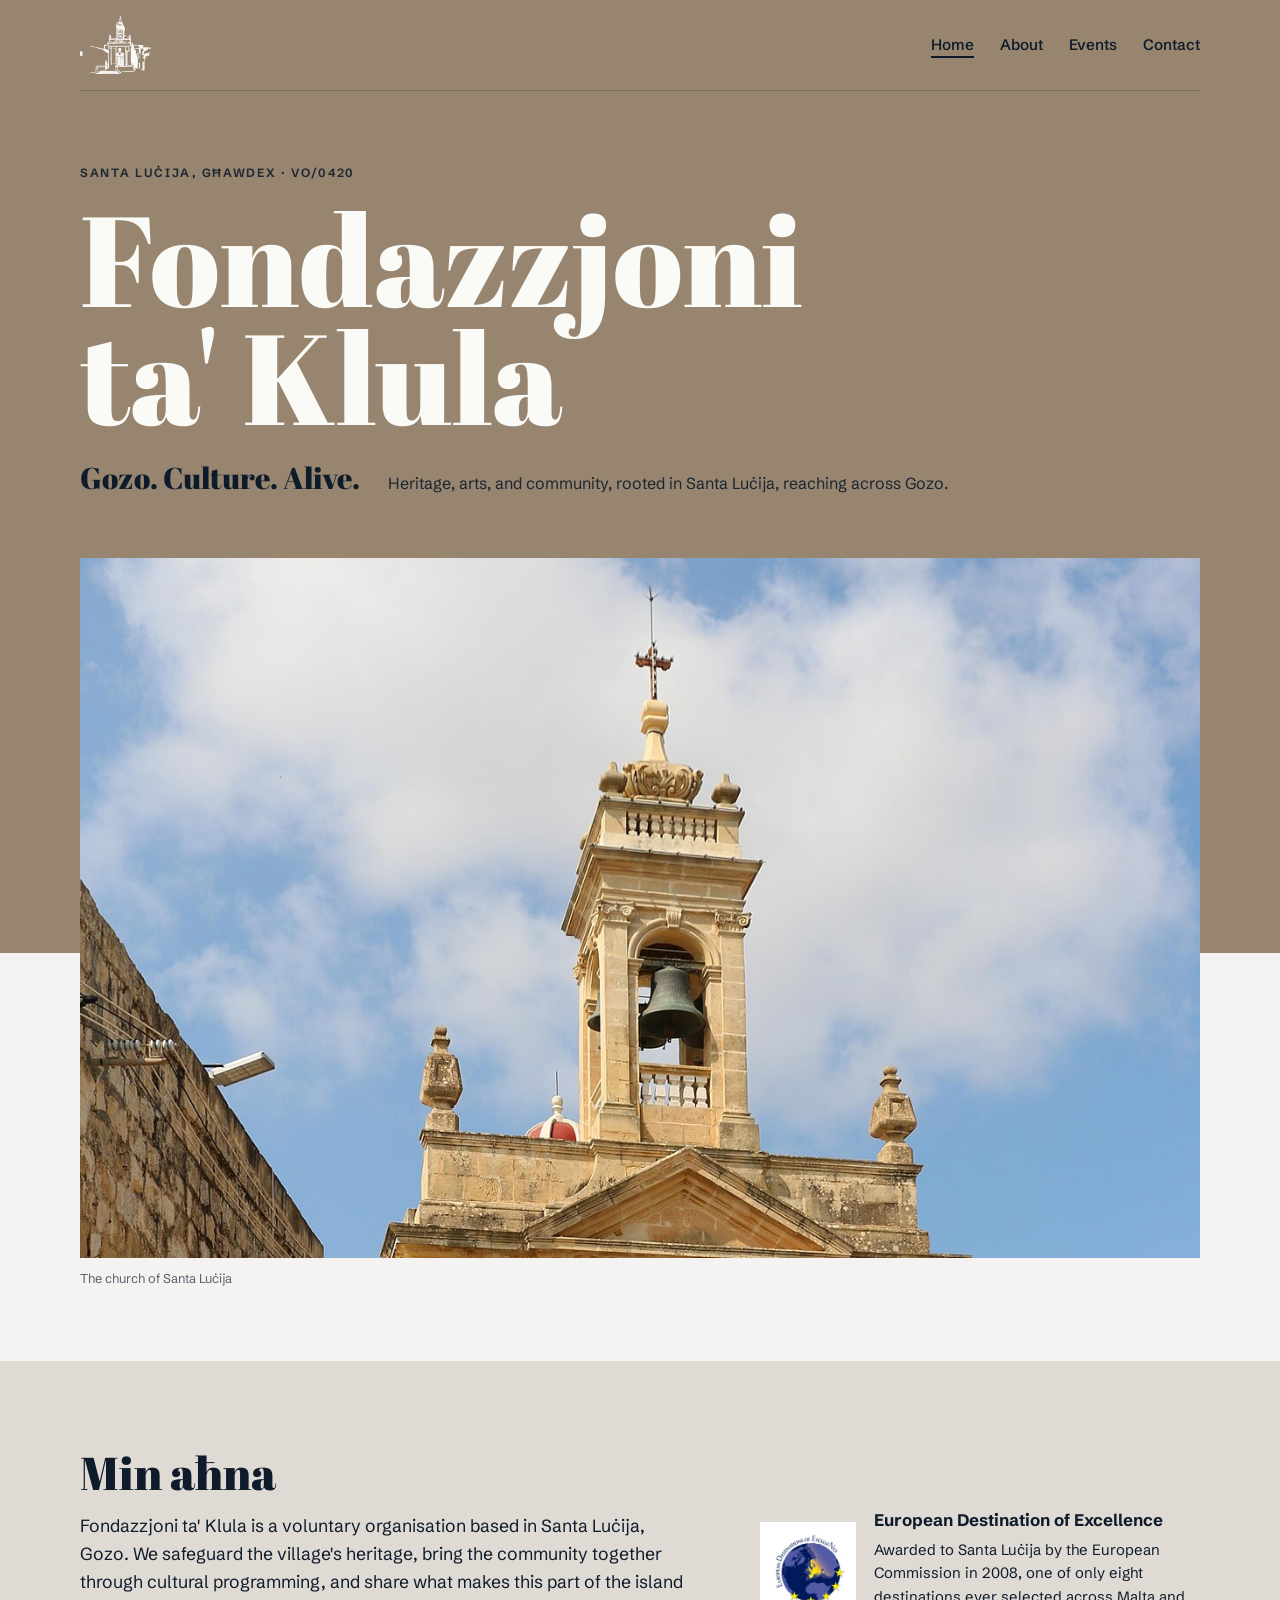
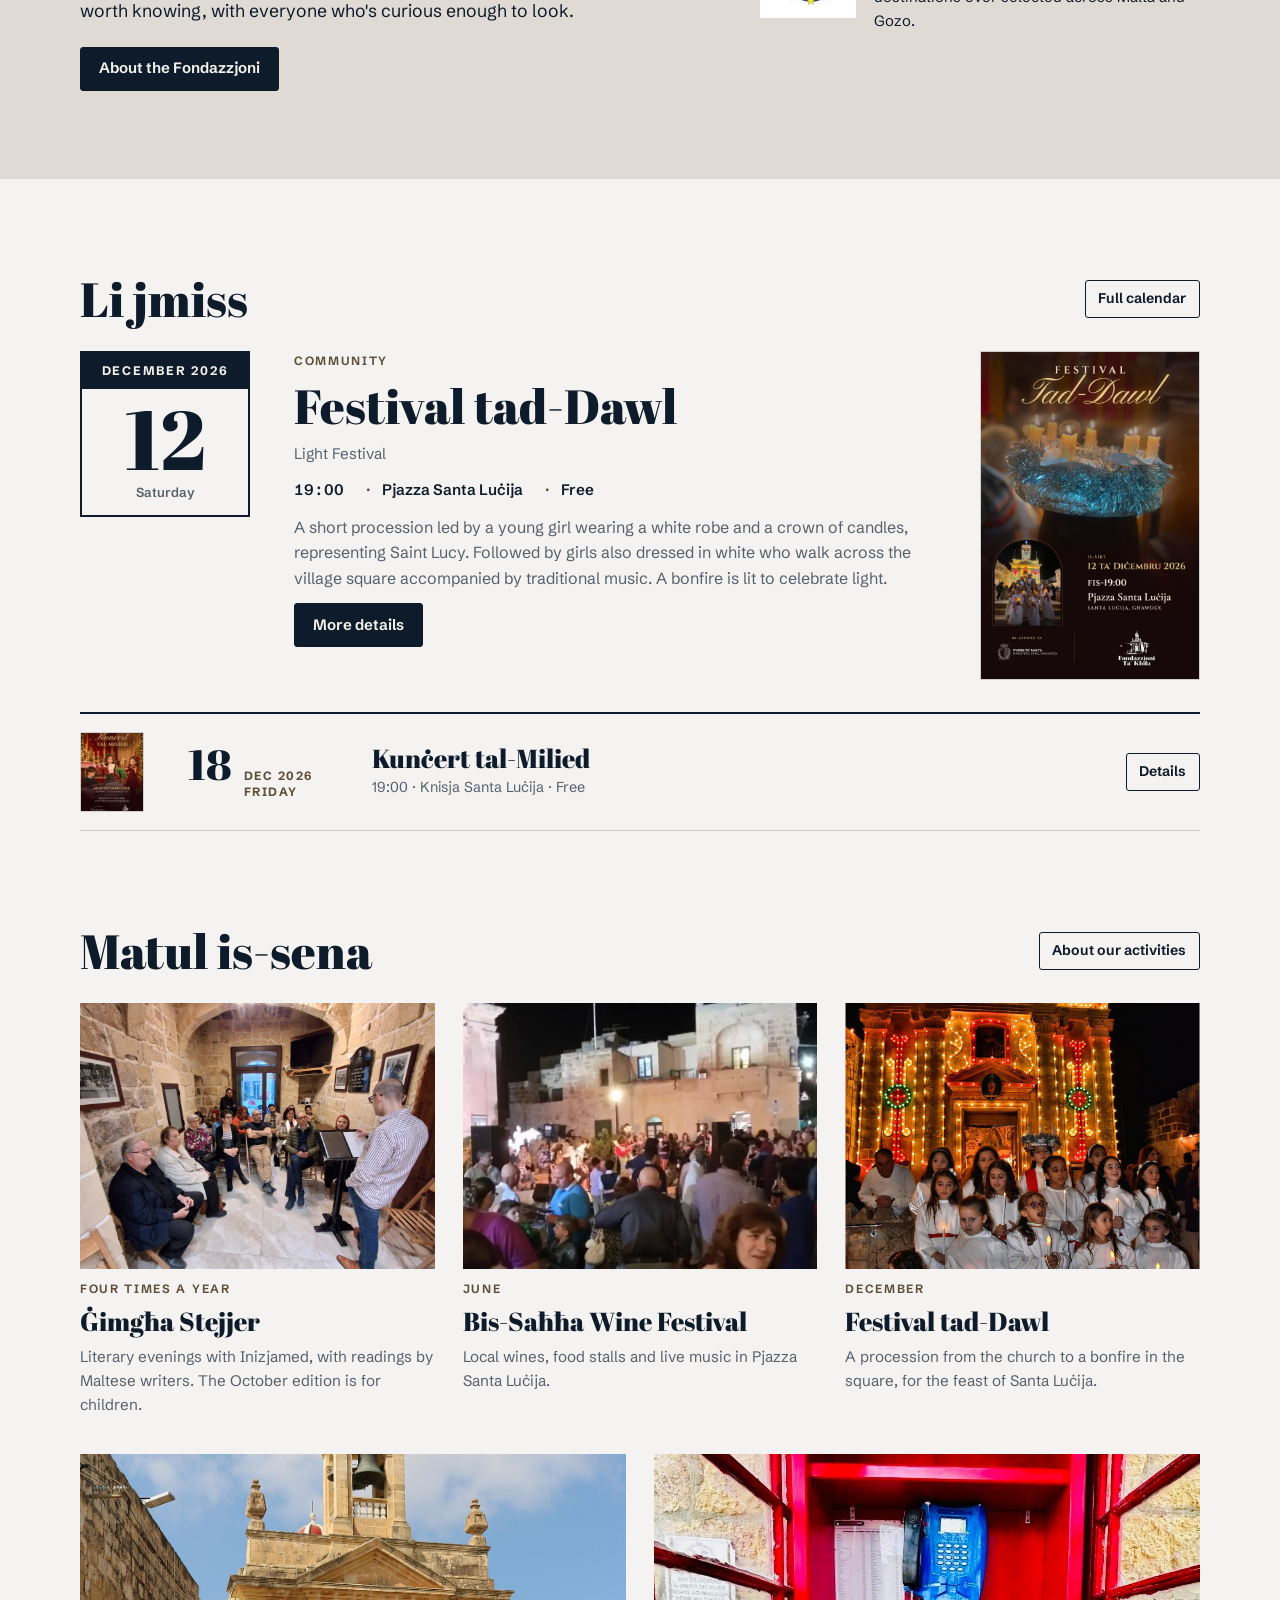
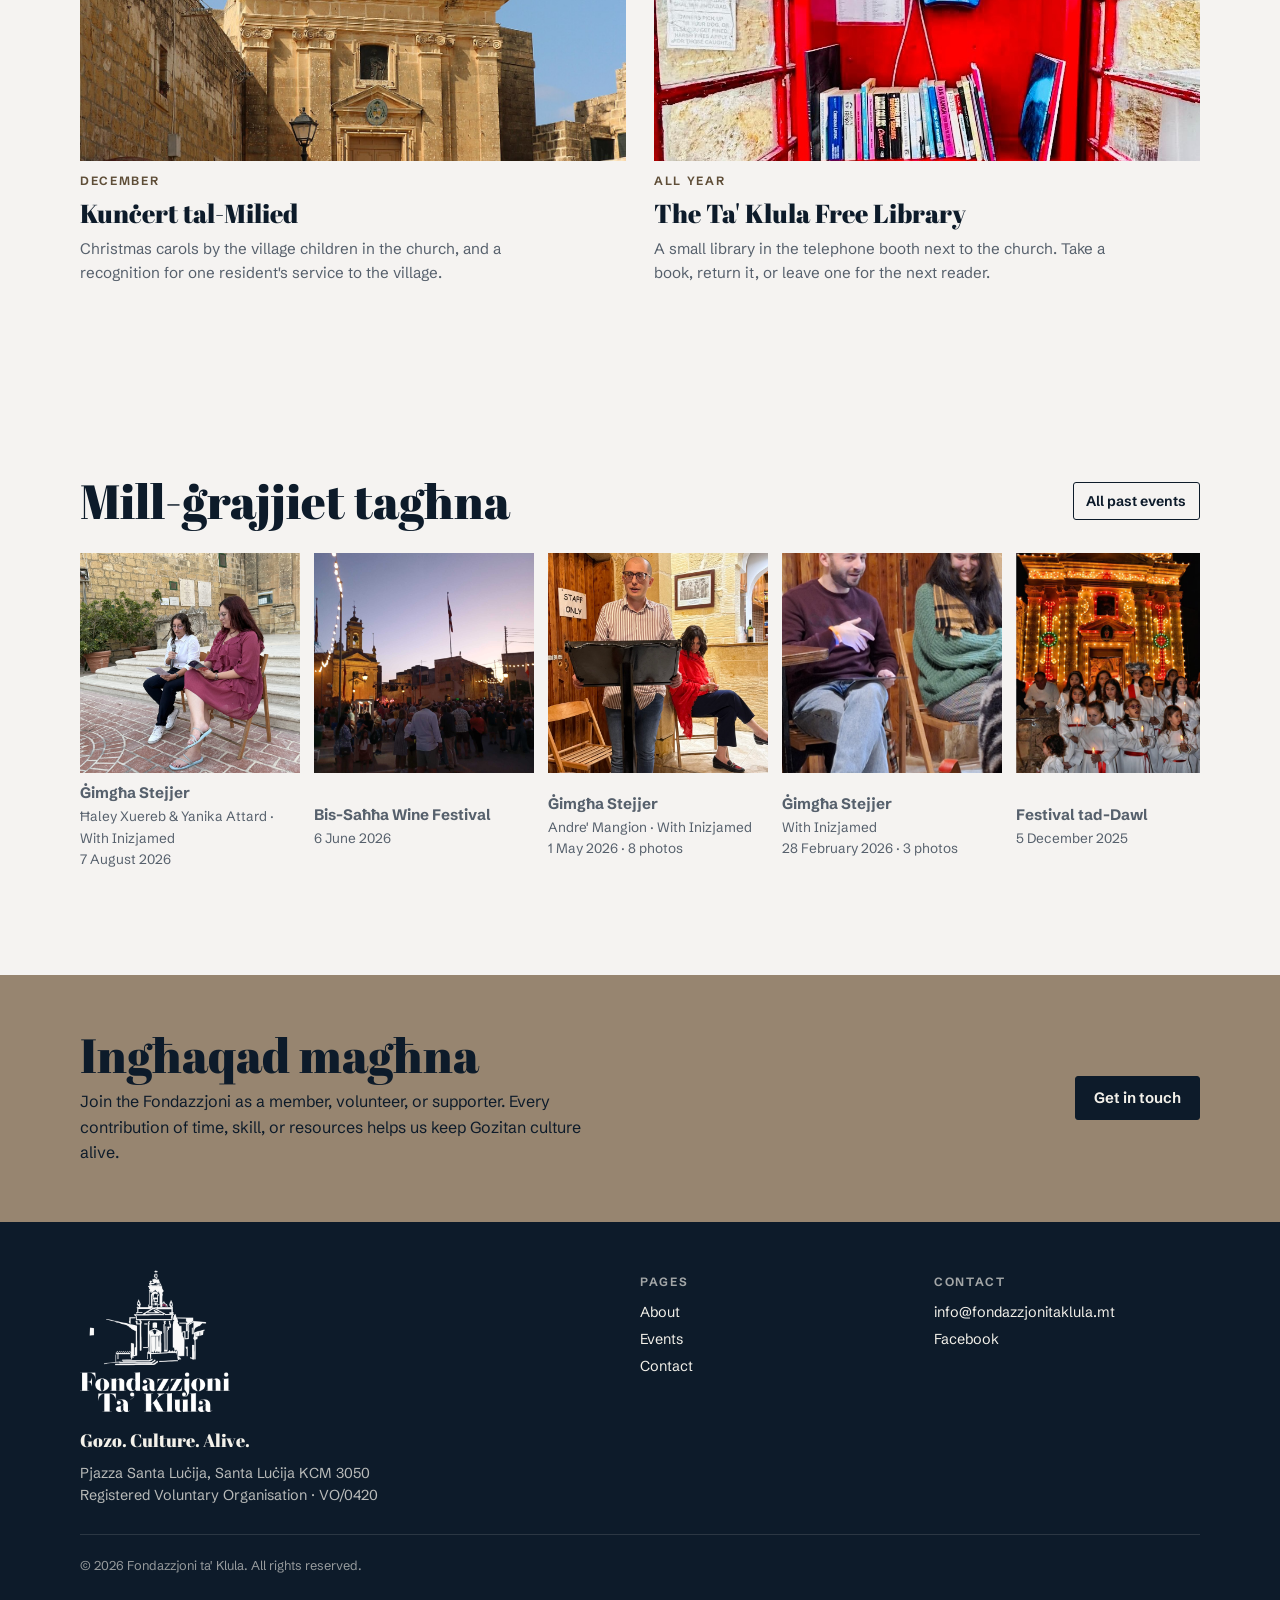
<file: index.html>
<!doctype html>
<html lang="en">
<head>
<meta charset="utf-8">
<meta name="viewport" content="width=device-width, initial-scale=1, viewport-fit=cover">
<title>Fondazzjoni ta' Klula · Gozo. Culture. Alive.</title>
<meta name="description" content="A heritage and cultural foundation rooted in Santa Luċija, Gozo, and open to everyone.">
<link rel="icon" type="image/png" sizes="32x32" href="favicon-32.png">
<link rel="icon" type="image/png" sizes="16x16" href="favicon-16.png">
<link rel="apple-touch-icon" sizes="180x180" href="favicon-180.png">
<meta property="og:type" content="website">
<meta property="og:title" content="Fondazzjoni ta' Klula · Gozo. Culture. Alive.">
<meta property="og:description" content="A heritage and cultural foundation rooted in Santa Luċija, Gozo, and open to everyone.">
<meta property="og:url" content="https://fondazzjonitaklula.mt/">
<meta property="og:image" content="https://fondazzjonitaklula.mt/images/hero-knisja.jpg">
<meta name="theme-color" content="#978570">
<link rel="preconnect" href="https://fonts.googleapis.com">
<link rel="preconnect" href="https://fonts.gstatic.com" crossorigin>
<link rel="stylesheet" href="https://fonts.googleapis.com/css2?family=Abril+Fatface&family=Schibsted+Grotesk:ital,wght@0,400..800;1,400&display=swap">
<link rel="stylesheet" href="css/klula.css">
</head>
<body>


<header class="band">
  <div class="in">
    <div class="nav"><a class="brand" href="index.html"><img src="images/logo-mark.png" alt="Fondazzjoni ta' Klula, home" width="71" height="58"></a><nav aria-label="Main"><ul><li><a href="index.html" aria-current="page">Home</a></li><li><a href="about.html">About</a></li><li><a href="events.html">Events</a></li><li><a href="contact.html">Contact</a></li></ul></nav></div>
    <div class="hero">
      <span class="lab">Santa Luċija, Għawdex · VO/0420</span>
      <h1 class="name"><span class="fz">Fondazzjoni</span> ta' Klula</h1>
      <div class="sub"><span class="tl">Gozo. Culture. Alive.</span><p>Heritage, arts, and community, rooted in Santa Luċija, reaching across Gozo.</p></div>
    </div>
    <figure class="photo">
      <img src="images/hero-knisja.jpg" alt="The bell tower and façade of Santa Luċija parish church against a blue sky">
      <figcaption>The church of Santa Luċija</figcaption>
    </figure>
  </div>
</header>

<main>
  <section class="stone" aria-labelledby="h-about" style="margin-top:clamp(40px,6vw,72px)">
    <div class="in">
      <div class="about">
        <h2 id="h-about">Min aħna</h2>
        <p>Fondazzjoni ta' Klula is a voluntary organisation based in Santa Luċija, Gozo. We safeguard the village's heritage, bring the community together through cultural programming, and share what makes this part of the island worth knowing, with everyone who's curious enough to look.</p>
        <a class="btn" href="about.html">About the Fondazzjoni</a>
      </div>
      <div class="eden"><img src="images/eden-award.jpg" alt="European Destinations of Excellence logo"><div><h3>European Destination of Excellence</h3><p>Awarded to Santa Luċija by the European Commission in 2008, one of only eight destinations ever selected across Malta and Gozo.</p></div></div>
    </div>
  </section>

  <div class="in">
    <section class="sec" aria-labelledby="h-next">
      <div class="head"><h2 id="h-next">Li jmiss</h2><a class="btn-line btn-sm" href="events.html">Full calendar</a></div>
      <div id="ev"></div>
    </section>
    <section class="sec tight" aria-labelledby="h-year">
      <div class="head"><h2 id="h-year">Matul is-sena</h2><a class="btn-line btn-sm" href="about.html#what-we-do">About our activities</a></div>
      <div class="acts" id="acts"></div>
    </section>
  </div>


  <div class="in">
    <section class="sec" aria-labelledby="h-past">
      <div class="head"><h2 id="h-past">Mill-ġrajjiet tagħna</h2><a class="btn-line btn-sm" href="events.html#past">All past events</a></div>
      <div class="past" id="past-strip"></div>
    </section>
  </div>
  <section class="support">
  <div class="in">
    <div><h2>Ingħaqad magħna</h2><p>Join the Fondazzjoni as a member, volunteer, or supporter. Every contribution of time, skill, or resources helps us keep Gozitan culture alive.</p></div>
    <a class="btn" href="contact.html">Get in touch</a>
  </div>
</section>
</main>
<footer class="foot">
  <div class="in">
    <div>
      <img class="flogo" src="images/logo-full.png" alt="Fondazzjoni ta' Klula" width="150" height="142">
      <div class="tl">Gozo. Culture. Alive.</div>
      <address class="addr">Pjazza Santa Luċija, Santa Luċija KCM 3050<br>Registered Voluntary Organisation · VO/0420</address>
    </div>
    <div><span class="lab">Pages</span><ul><li><a href="about.html">About</a></li><li><a href="events.html">Events</a></li><li><a href="contact.html">Contact</a></li></ul></div>
    <div><span class="lab">Contact</span><ul><li>info@fondazzjonitaklula.mt</li><li><a href="https://www.facebook.com/taklula" target="_blank" rel="noopener">Facebook</a></li></ul></div>
    <div class="cp">© 2026 Fondazzjoni ta' Klula. All rights reserved.</div>
  </div>
</footer>
<script src="js/klula.js"></script>
</body>
</html>
</file>
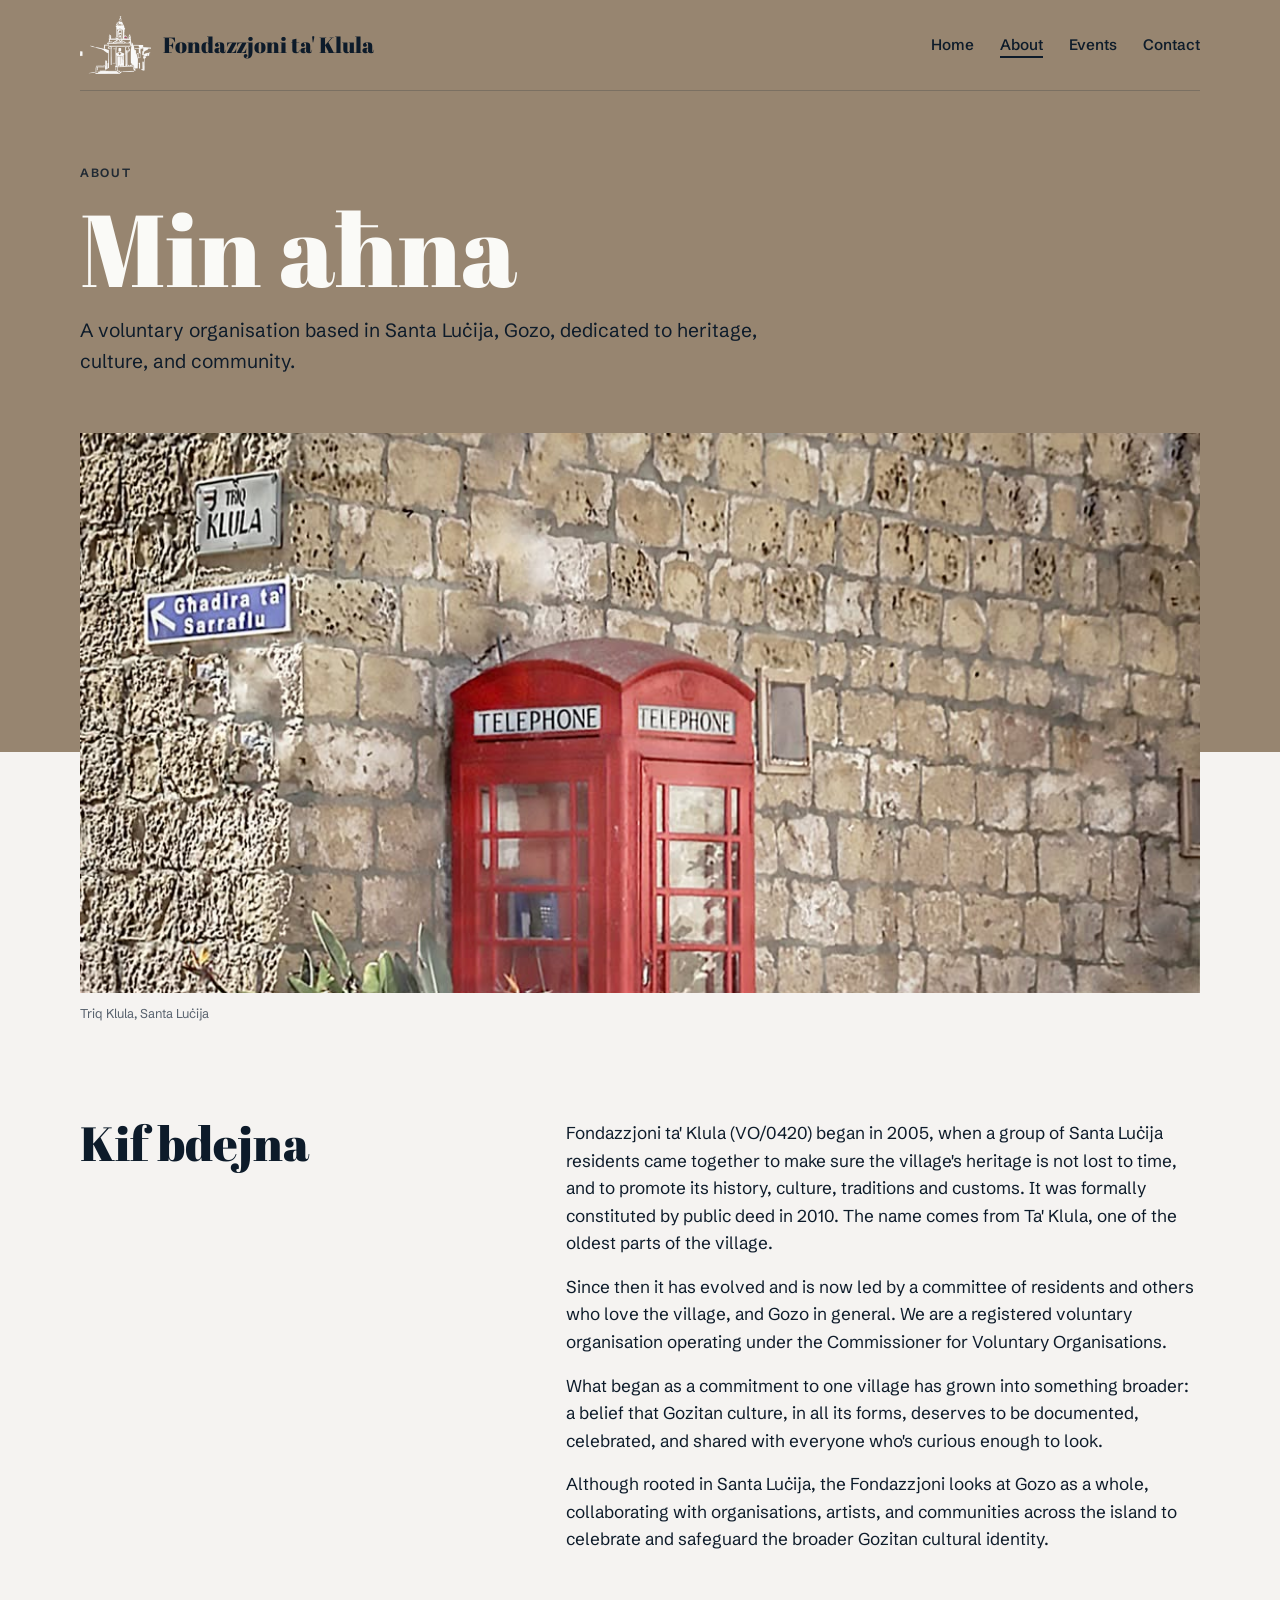
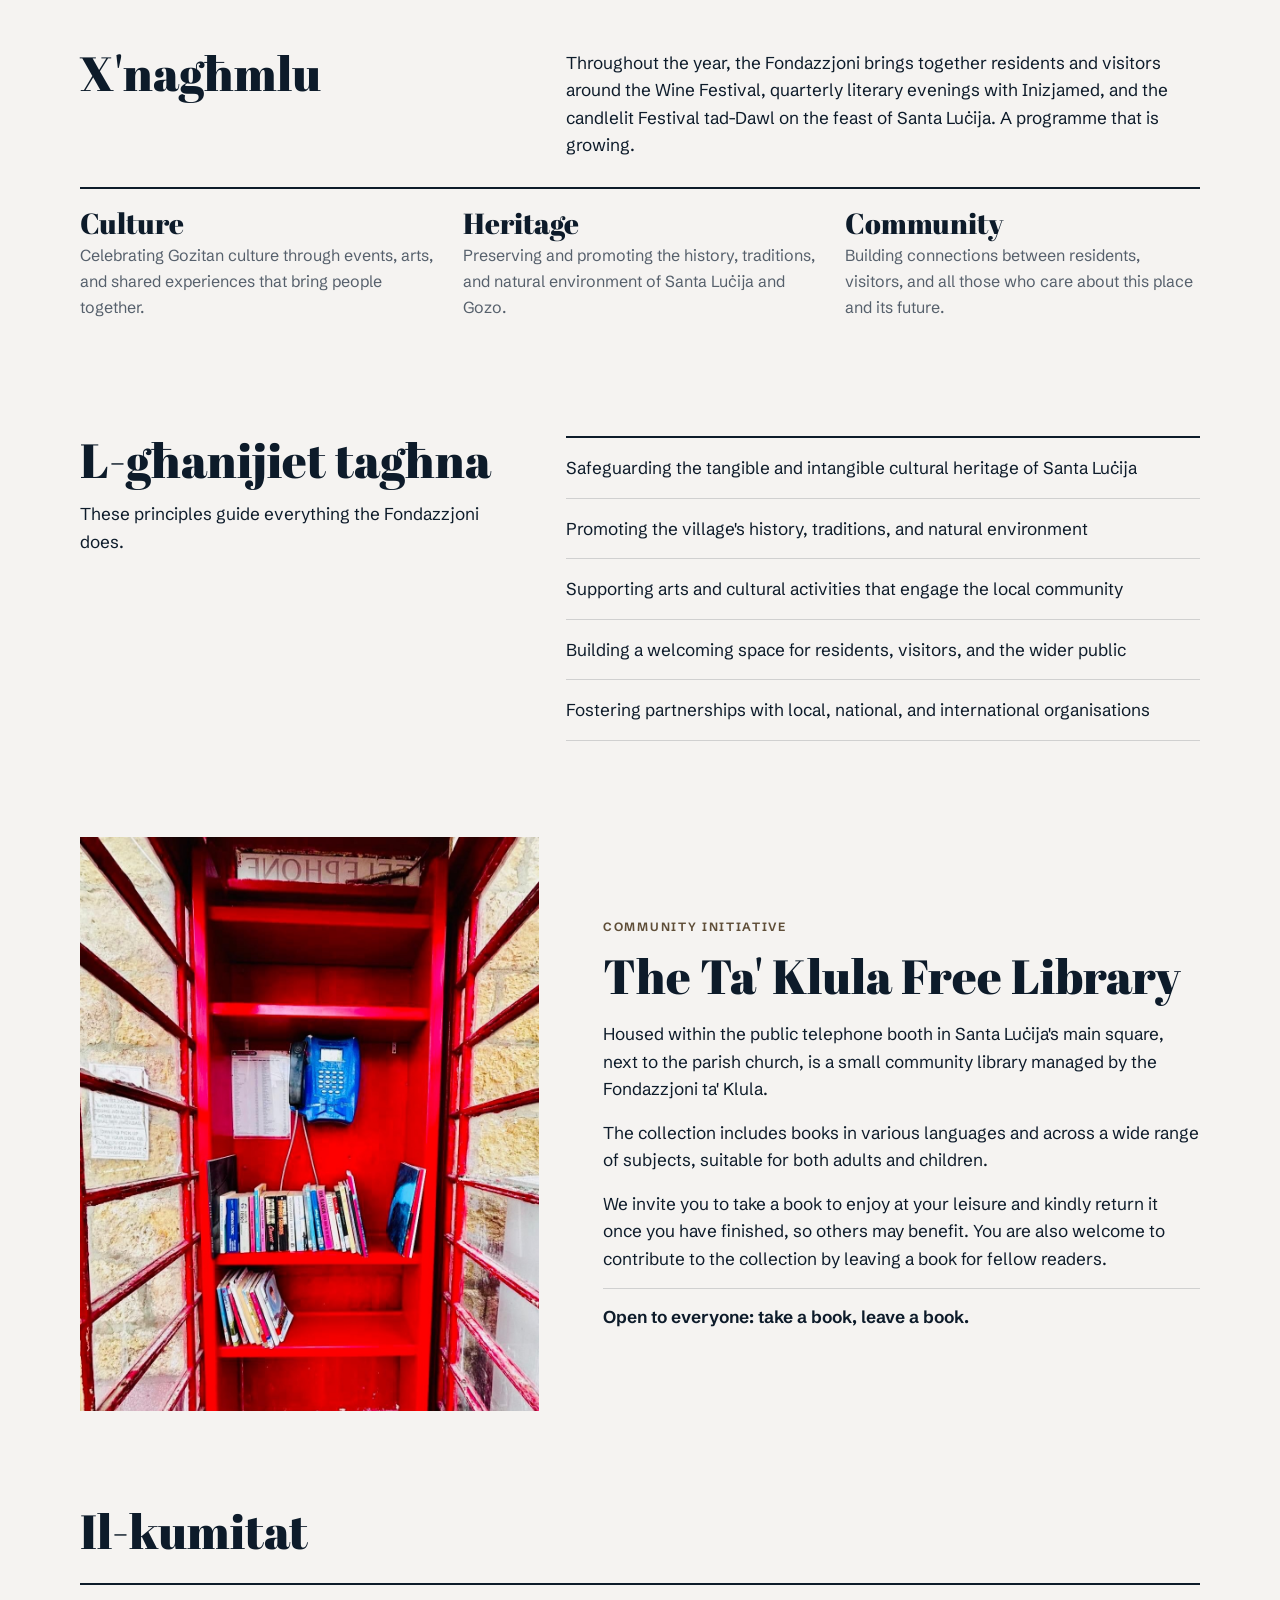
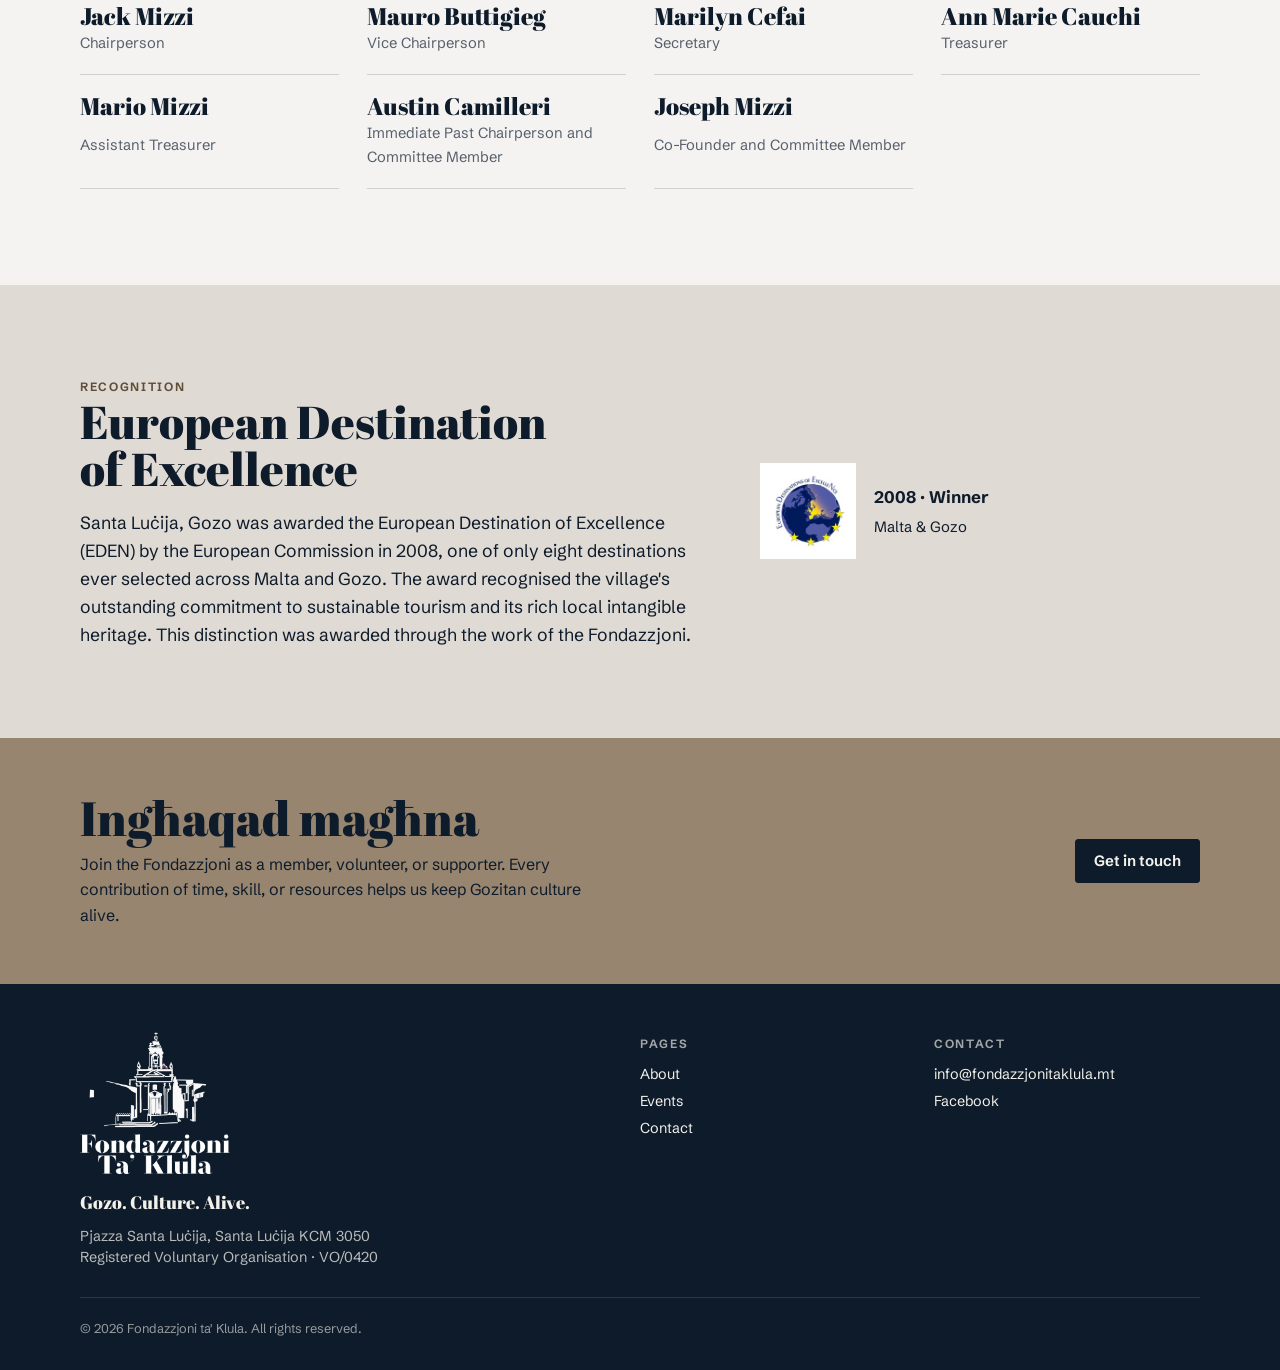
<file: about.html>
<!doctype html>
<html lang="en">
<head>
<meta charset="utf-8">
<meta name="viewport" content="width=device-width, initial-scale=1, viewport-fit=cover">
<title>About · Fondazzjoni ta' Klula</title>
<meta name="description" content="About the Fondazzjoni ta' Klula: heritage and culture in Santa Luċija, Gozo.">
<link rel="icon" type="image/png" sizes="32x32" href="favicon-32.png">
<link rel="icon" type="image/png" sizes="16x16" href="favicon-16.png">
<link rel="apple-touch-icon" sizes="180x180" href="favicon-180.png">
<meta property="og:type" content="website">
<meta property="og:title" content="About · Fondazzjoni ta' Klula">
<meta property="og:description" content="About the Fondazzjoni ta' Klula: heritage and culture in Santa Luċija, Gozo.">
<meta property="og:url" content="https://fondazzjonitaklula.mt/about.html">
<meta property="og:image" content="https://fondazzjonitaklula.mt/images/hero-knisja.jpg">
<meta name="theme-color" content="#978570">
<link rel="preconnect" href="https://fonts.googleapis.com">
<link rel="preconnect" href="https://fonts.gstatic.com" crossorigin>
<link rel="stylesheet" href="https://fonts.googleapis.com/css2?family=Abril+Fatface&family=Schibsted+Grotesk:ital,wght@0,400..800;1,400&display=swap">
<link rel="stylesheet" href="css/klula.css">
</head>
<body>

<header class="band">
  <div class="in">
    <div class="nav"><a class="brand" href="index.html"><img src="images/logo-mark.png" alt="Fondazzjoni ta' Klula, home" width="71" height="58"><span>Fondazzjoni ta' Klula</span></a><nav aria-label="Main"><ul><li><a href="index.html">Home</a></li><li><a href="about.html" aria-current="page">About</a></li><li><a href="events.html">Events</a></li><li><a href="contact.html">Contact</a></li></ul></nav></div>
    <div class="hero">
      <span class="lab">About</span>
      <h1 class="page-title">Min aħna</h1>
      <p class="page-lead">A voluntary organisation based in Santa Luċija, Gozo, dedicated to heritage, culture, and community.</p>
    </div>
    <figure class="photo telbox">
      <img src="images/homepage-telbox.jpg" alt="The red telephone booth against a limestone wall, with the Triq Klula street sign">
      <figcaption>Triq Klula, Santa Luċija</figcaption>
    </figure>
  </div>
</header>

<main>
  <div class="in">
    <section class="sec">
      <div class="two">
        <h2>Kif bdejna</h2>
        <div class="prose">
          <p>Fondazzjoni ta' Klula (VO/0420) began in 2005, when a group of Santa Luċija residents came together to make sure the village's heritage is not lost to time, and to promote its history, culture, traditions and customs. It was formally constituted by public deed in 2010. The name comes from Ta' Klula, one of the oldest parts of the village.</p>
          <p>Since then it has evolved and is now led by a committee of residents and others who love the village, and Gozo in general. We are a registered voluntary organisation operating under the Commissioner for Voluntary Organisations.</p>
          <p>What began as a commitment to one village has grown into something broader: a belief that Gozitan culture, in all its forms, deserves to be documented, celebrated, and shared with everyone who's curious enough to look.</p>
          <p>Although rooted in Santa Luċija, the Fondazzjoni looks at Gozo as a whole, collaborating with organisations, artists, and communities across the island to celebrate and safeguard the broader Gozitan cultural identity.</p>
        </div>
      </div>
    </section>

    <section class="sec tight" id="what-we-do">
      <div class="two">
        <h2>X'nagħmlu</h2>
        <div class="prose"><p>Throughout the year, the Fondazzjoni brings together residents and visitors around the Wine Festival, quarterly literary evenings with Inizjamed, and the candlelit Festival tad-Dawl on the feast of Santa Luċija. A programme that is growing.</p></div>
      </div>
      <div class="pillars">
        <div><h3>Culture</h3><p>Celebrating Gozitan culture through events, arts, and shared experiences that bring people together.</p></div>
        <div><h3>Heritage</h3><p>Preserving and promoting the history, traditions, and natural environment of Santa Luċija and Gozo.</p></div>
        <div><h3>Community</h3><p>Building connections between residents, visitors, and all those who care about this place and its future.</p></div>
      </div>
    </section>

    <section class="sec tight">
      <div class="two">
        <div class="prose"><h2>L-għanijiet tagħna</h2><p>These principles guide everything the Fondazzjoni does.</p></div>
        <ul class="objs">
          <li>Safeguarding the tangible and intangible cultural heritage of Santa Luċija</li>
          <li>Promoting the village's history, traditions, and natural environment</li>
          <li>Supporting arts and cultural activities that engage the local community</li>
          <li>Building a welcoming space for residents, visitors, and the wider public</li>
          <li>Fostering partnerships with local, national, and international organisations</li>
        </ul>
      </div>
    </section>

    <section class="sec tight" id="library">
      <div class="lib">
        <img src="images/phonebox-library.jpg" alt="The red telephone booth in the square, filled with books" loading="lazy">
        <div class="prose">
          <span class="lab tag">Community initiative</span>
          <h2>The Ta' Klula Free Library</h2>
          <p>Housed within the public telephone booth in Santa Luċija's main square, next to the parish church, is a small community library managed by the Fondazzjoni ta' Klula.</p>
          <p>The collection includes books in various languages and across a wide range of subjects, suitable for both adults and children.</p>
          <p>We invite you to take a book to enjoy at your leisure and kindly return it once you have finished, so others may benefit. You are also welcome to contribute to the collection by leaving a book for fellow readers.</p>
          <p class="note-line">Open to everyone: take a book, leave a book.</p>
        </div>
      </div>
    </section>

    <section class="sec tight">
      <div class="head"><h2>Il-kumitat</h2></div>
      <div class="committee">
        <div><b>Jack Mizzi</b><span>Chairperson</span></div>
        <div><b>Mauro Buttigieg</b><span>Vice Chairperson</span></div>
        <div><b>Marilyn Cefai</b><span>Secretary</span></div>
        <div><b>Ann Marie Cauchi</b><span>Treasurer</span></div>
        <div><b>Mario Mizzi</b><span>Assistant Treasurer</span></div>
        <div><b>Austin Camilleri</b><span>Immediate Past Chairperson and Committee Member</span></div>
        <div><b>Joseph Mizzi</b><span>Co-Founder and Committee Member</span></div>
      </div>
    </section>
  </div>

  <section class="stone">
    <div class="in">
      <div class="about">
        <span class="lab tag">Recognition</span>
        <h2>European Destination of Excellence</h2>
        <p>Santa Luċija, Gozo was awarded the European Destination of Excellence (EDEN) by the European Commission in 2008, one of only eight destinations ever selected across Malta and Gozo. The award recognised the village's outstanding commitment to sustainable tourism and its rich local intangible heritage. This distinction was awarded through the work of the Fondazzjoni.</p>
      </div>
      <div class="eden"><img src="images/eden-award.jpg" alt="European Destinations of Excellence logo"><div><h3>2008 · Winner</h3><p>Malta &amp; Gozo</p></div></div>
    </div>
  </section>
  <section class="support">
  <div class="in">
    <div><h2>Ingħaqad magħna</h2><p>Join the Fondazzjoni as a member, volunteer, or supporter. Every contribution of time, skill, or resources helps us keep Gozitan culture alive.</p></div>
    <a class="btn" href="contact.html">Get in touch</a>
  </div>
</section>
</main>
<footer class="foot">
  <div class="in">
    <div>
      <img class="flogo" src="images/logo-full.png" alt="Fondazzjoni ta' Klula" width="150" height="142">
      <div class="tl">Gozo. Culture. Alive.</div>
      <address class="addr">Pjazza Santa Luċija, Santa Luċija KCM 3050<br>Registered Voluntary Organisation · VO/0420</address>
    </div>
    <div><span class="lab">Pages</span><ul><li><a href="about.html">About</a></li><li><a href="events.html">Events</a></li><li><a href="contact.html">Contact</a></li></ul></div>
    <div><span class="lab">Contact</span><ul><li>info@fondazzjonitaklula.mt</li><li><a href="https://www.facebook.com/taklula" target="_blank" rel="noopener">Facebook</a></li></ul></div>
    <div class="cp">© 2026 Fondazzjoni ta' Klula. All rights reserved.</div>
  </div>
</footer>
<script src="js/klula.js"></script>
</body>
</html>
</file>
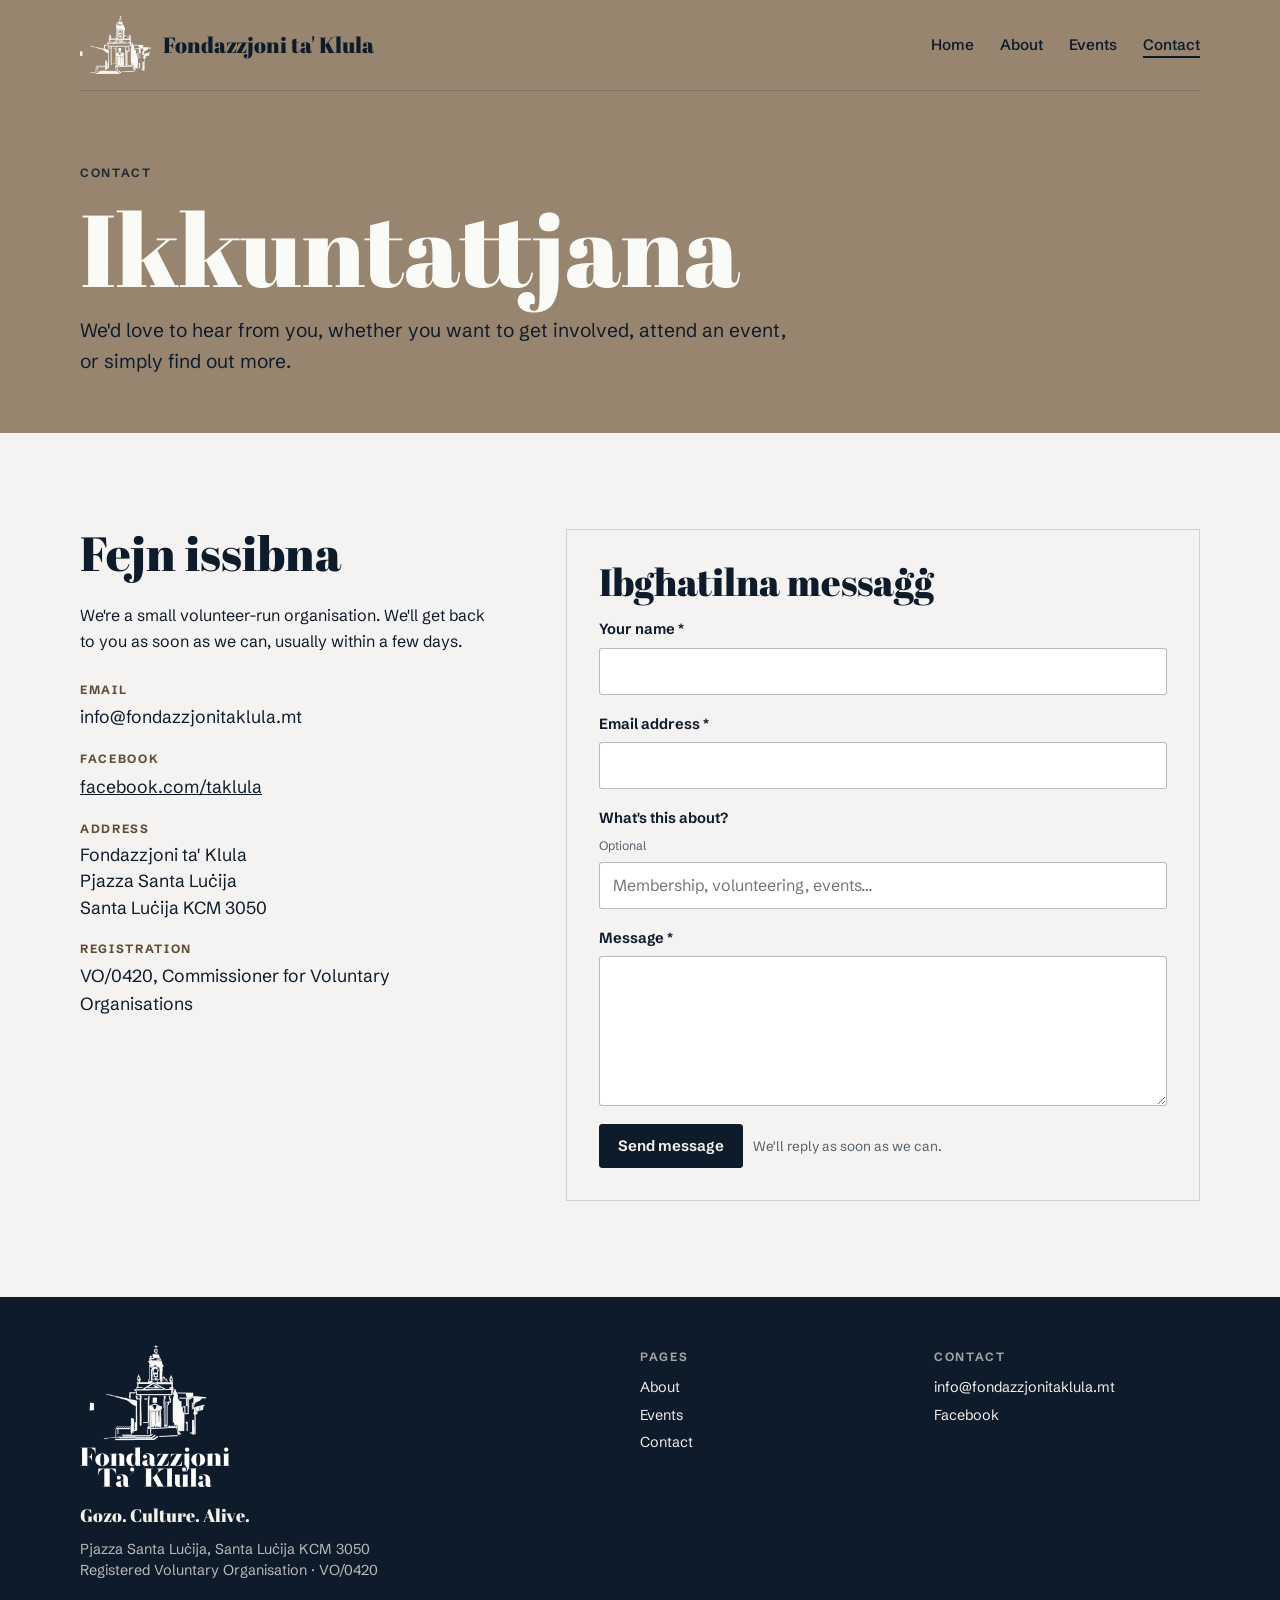
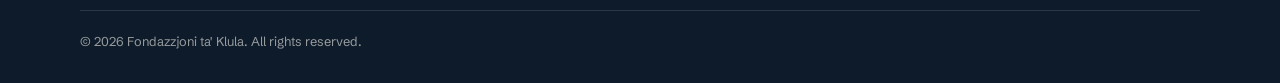
<file: contact.html>
<!doctype html>
<html lang="en">
<head>
<meta charset="utf-8">
<meta name="viewport" content="width=device-width, initial-scale=1, viewport-fit=cover">
<title>Contact · Fondazzjoni ta' Klula</title>
<meta name="description" content="Get in touch with the Fondazzjoni ta' Klula.">
<link rel="icon" type="image/png" sizes="32x32" href="favicon-32.png">
<link rel="icon" type="image/png" sizes="16x16" href="favicon-16.png">
<link rel="apple-touch-icon" sizes="180x180" href="favicon-180.png">
<meta property="og:type" content="website">
<meta property="og:title" content="Contact · Fondazzjoni ta' Klula">
<meta property="og:description" content="Get in touch with the Fondazzjoni ta' Klula.">
<meta property="og:url" content="https://fondazzjonitaklula.mt/contact.html">
<meta property="og:image" content="https://fondazzjonitaklula.mt/images/hero-knisja.jpg">
<meta name="theme-color" content="#978570">
<link rel="preconnect" href="https://fonts.googleapis.com">
<link rel="preconnect" href="https://fonts.gstatic.com" crossorigin>
<link rel="stylesheet" href="https://fonts.googleapis.com/css2?family=Abril+Fatface&family=Schibsted+Grotesk:ital,wght@0,400..800;1,400&display=swap">
<link rel="stylesheet" href="css/klula.css">
</head>
<body>

<header class="band">
  <div class="in">
    <div class="nav"><a class="brand" href="index.html"><img src="images/logo-mark.png" alt="Fondazzjoni ta' Klula, home" width="71" height="58"><span>Fondazzjoni ta' Klula</span></a><nav aria-label="Main"><ul><li><a href="index.html">Home</a></li><li><a href="about.html">About</a></li><li><a href="events.html">Events</a></li><li><a href="contact.html" aria-current="page">Contact</a></li></ul></nav></div>
    <div class="hero sub-hero">
      <span class="lab">Contact</span>
      <h1 class="page-title">Ikkuntattjana</h1>
      <p class="page-lead">We'd love to hear from you, whether you want to get involved, attend an event, or simply find out more.</p>
    </div>
  </div>
</header>

<main>
  <div class="in">
    <section class="sec">
      <div class="two">
        <div class="reach">
          <h2>Fejn issibna</h2>
          <p>We're a small volunteer-run organisation. We'll get back to you as soon as we can, usually within a few days.</p>
          <dl>
            <div><dt>Email</dt><dd class="sel">info@fondazzjonitaklula.mt</dd></div>
            <div><dt>Facebook</dt><dd><a href="https://www.facebook.com/taklula" target="_blank" rel="noopener">facebook.com/taklula</a></dd></div>
            <div><dt>Address</dt><dd><address>Fondazzjoni ta' Klula<br>Pjazza Santa Luċija<br>Santa Luċija KCM 3050</address></dd></div>
            <div><dt>Registration</dt><dd>VO/0420, Commissioner for Voluntary Organisations</dd></div>
          </dl>
        </div>
        <div>
          <form class="form" id="contact-form" data-key="a123f744-1e09-4b42-8a25-4c004f5d8c20" novalidate>
            <h2 style="font-size:clamp(1.8rem,3vw,2.4rem);line-height:1">Ibgħatilna messaġġ</h2>
            <label for="f-name">Your name *<input type="text" id="f-name" name="name" required autocomplete="name"></label>
            <label for="f-email">Email address *<input type="email" id="f-email" name="email" required autocomplete="email"></label>
            <label for="f-topic">What's this about? <small>Optional</small><input type="text" id="f-topic" name="topic" placeholder="Membership, volunteering, events…"></label>
            <label for="f-msg">Message *<textarea id="f-msg" name="message" required></textarea></label>
            <div class="hp" aria-hidden="true"><label for="f-bot">Leave this empty<input type="checkbox" id="f-bot" name="botcheck" tabindex="-1" autocomplete="off"></label></div>
            <p class="err" id="form-err" role="alert" hidden>Your message could not be sent. Please try again, or email info@fondazzjonitaklula.mt.</p>
            <div class="btn-row"><button type="submit" class="btn">Send message</button><span class="note">We'll reply as soon as we can.</span></div>
          </form>
          <div class="sent" id="sent" tabindex="-1" hidden>
            <h3>Message sent</h3>
            <p>Thank you, we'll be in touch soon.</p>
          </div>
        </div>
      </div>
    </section>
  </div>
</main>
<footer class="foot">
  <div class="in">
    <div>
      <img class="flogo" src="images/logo-full.png" alt="Fondazzjoni ta' Klula" width="150" height="142">
      <div class="tl">Gozo. Culture. Alive.</div>
      <address class="addr">Pjazza Santa Luċija, Santa Luċija KCM 3050<br>Registered Voluntary Organisation · VO/0420</address>
    </div>
    <div><span class="lab">Pages</span><ul><li><a href="about.html">About</a></li><li><a href="events.html">Events</a></li><li><a href="contact.html">Contact</a></li></ul></div>
    <div><span class="lab">Contact</span><ul><li>info@fondazzjonitaklula.mt</li><li><a href="https://www.facebook.com/taklula" target="_blank" rel="noopener">Facebook</a></li></ul></div>
    <div class="cp">© 2026 Fondazzjoni ta' Klula. All rights reserved.</div>
  </div>
</footer>
<script src="js/klula.js"></script>
</body>
</html>
</file>
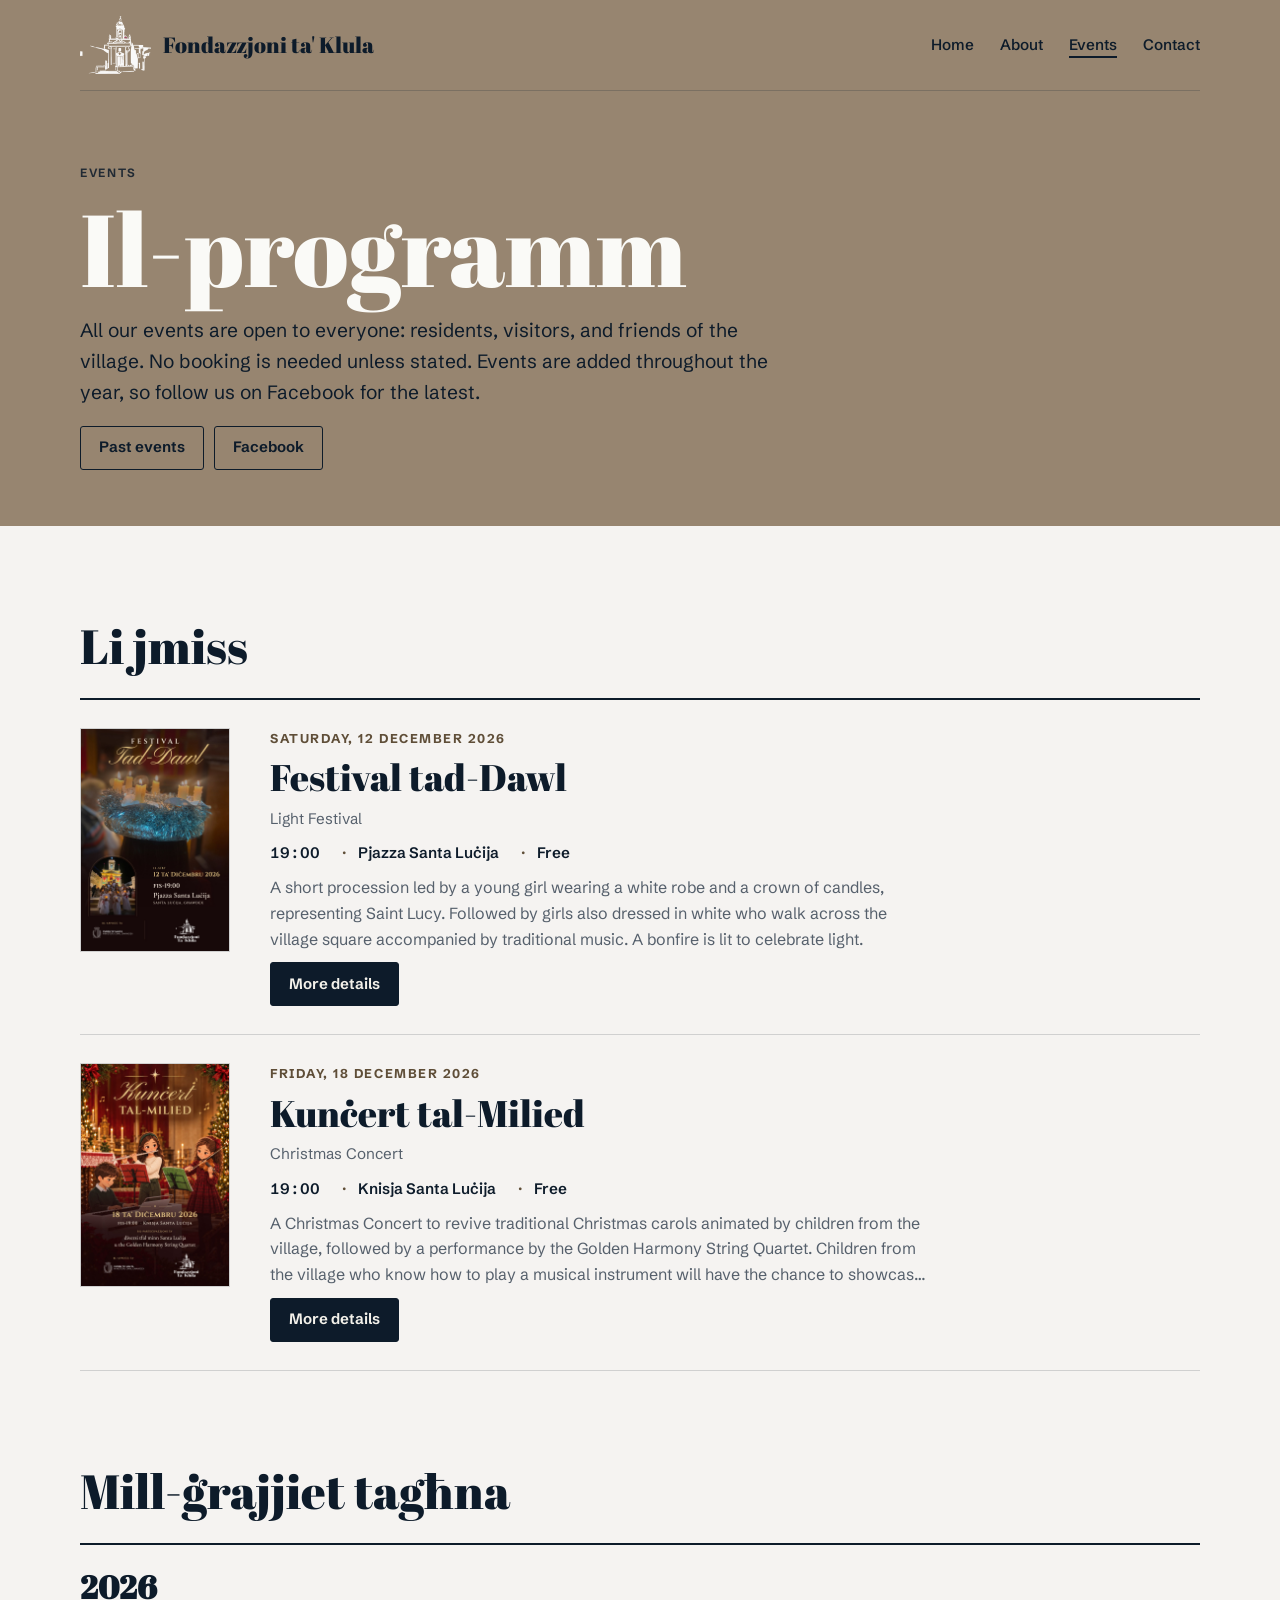
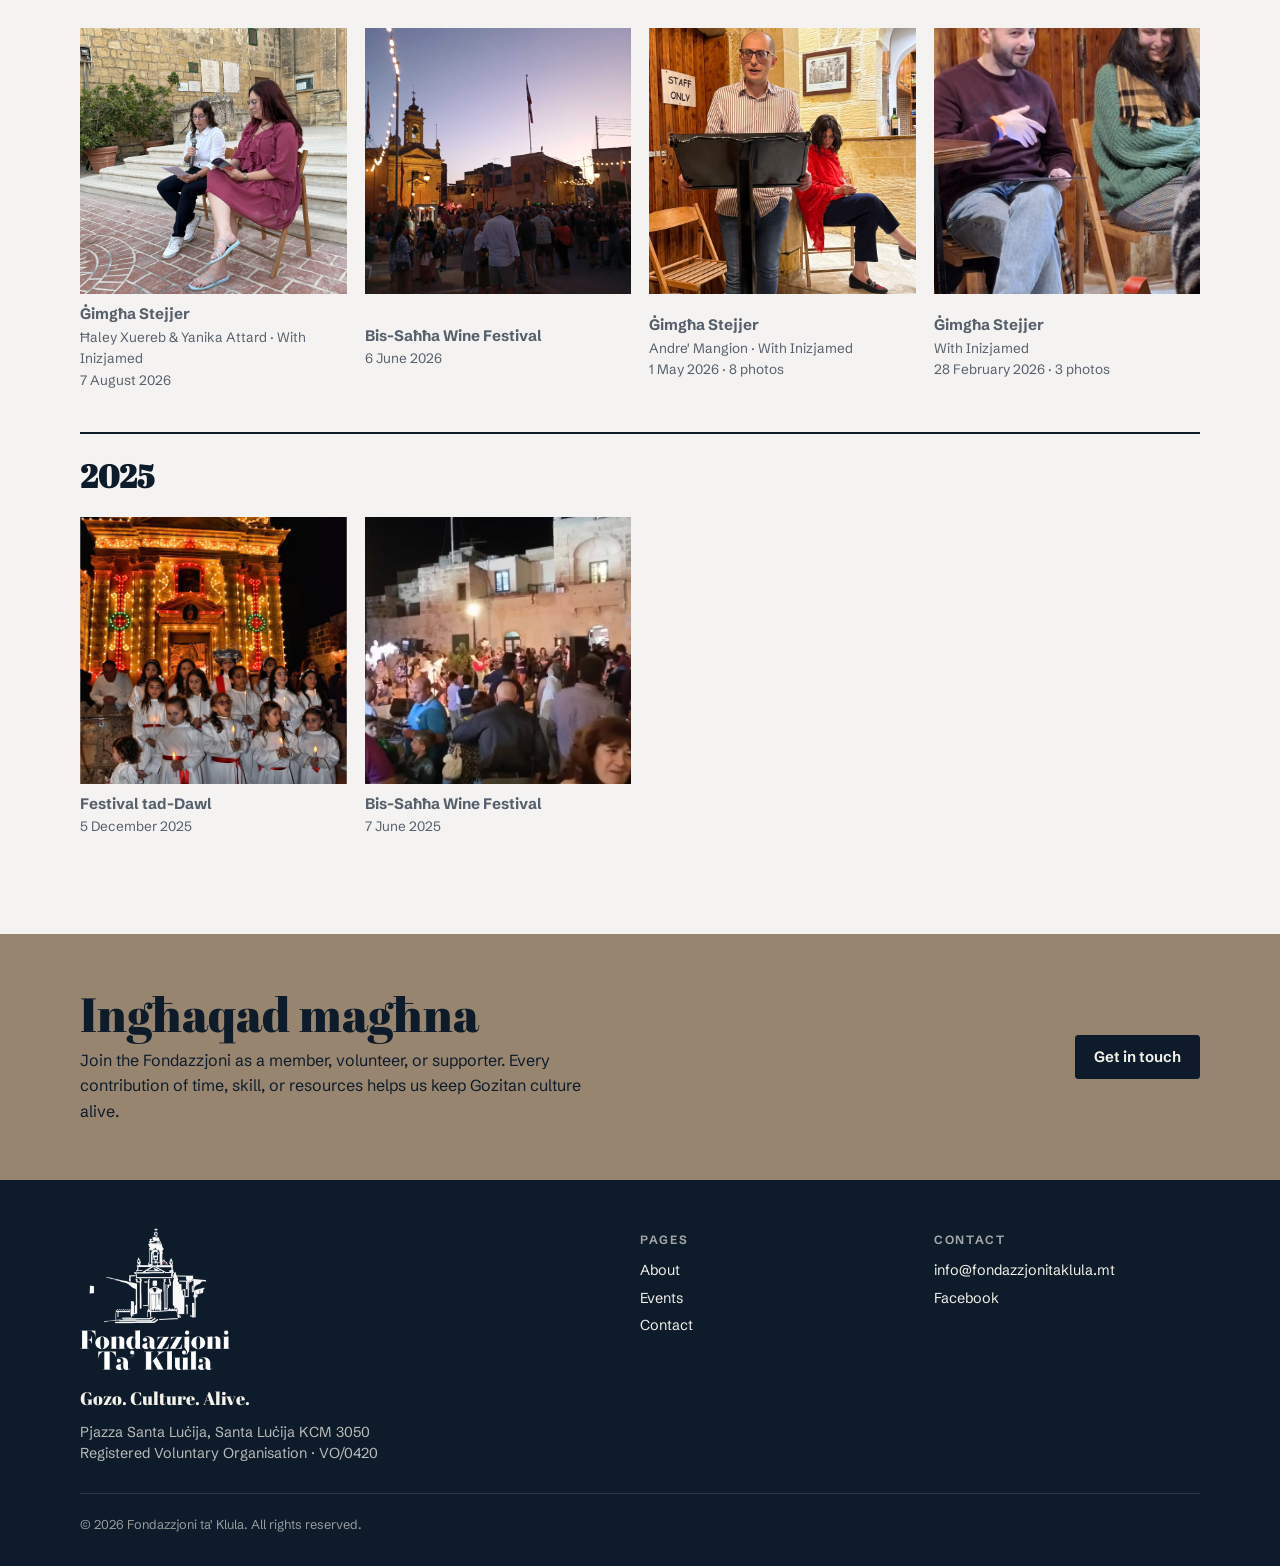
<file: events.html>
<!doctype html>
<html lang="en">
<head>
<meta charset="utf-8">
<meta name="viewport" content="width=device-width, initial-scale=1, viewport-fit=cover">
<title>Events · Fondazzjoni ta' Klula</title>
<meta name="description" content="Upcoming and past events of the Fondazzjoni ta' Klula in Santa Luċija, Gozo.">
<link rel="icon" type="image/png" sizes="32x32" href="favicon-32.png">
<link rel="icon" type="image/png" sizes="16x16" href="favicon-16.png">
<link rel="apple-touch-icon" sizes="180x180" href="favicon-180.png">
<meta property="og:type" content="website">
<meta property="og:title" content="Events · Fondazzjoni ta' Klula">
<meta property="og:description" content="Upcoming and past events of the Fondazzjoni ta' Klula in Santa Luċija, Gozo.">
<meta property="og:url" content="https://fondazzjonitaklula.mt/events.html">
<meta property="og:image" content="https://fondazzjonitaklula.mt/images/hero-knisja.jpg">
<meta name="theme-color" content="#978570">
<link rel="preconnect" href="https://fonts.googleapis.com">
<link rel="preconnect" href="https://fonts.gstatic.com" crossorigin>
<link rel="stylesheet" href="https://fonts.googleapis.com/css2?family=Abril+Fatface&family=Schibsted+Grotesk:ital,wght@0,400..800;1,400&display=swap">
<link rel="stylesheet" href="css/klula.css">
</head>
<body>

<header class="band">
  <div class="in">
    <div class="nav"><a class="brand" href="index.html"><img src="images/logo-mark.png" alt="Fondazzjoni ta' Klula, home" width="71" height="58"><span>Fondazzjoni ta' Klula</span></a><nav aria-label="Main"><ul><li><a href="index.html">Home</a></li><li><a href="about.html">About</a></li><li><a href="events.html" aria-current="page">Events</a></li><li><a href="contact.html">Contact</a></li></ul></nav></div>
    <div class="hero sub-hero">
      <span class="lab">Events</span>
      <h1 class="page-title">Il-programm</h1>
      <p class="page-lead">All our events are open to everyone: residents, visitors, and friends of the village. No booking is needed unless stated. Events are added throughout the year, so follow us on Facebook for the latest.</p>
      <div class="btn-row"><a class="btn-line" href="#past">Past events</a><a class="btn-line" href="https://www.facebook.com/taklula" target="_blank" rel="noopener">Facebook</a></div>
    </div>
  </div>
</header>

<main>
  <div class="in">
    <section class="sec" aria-labelledby="h-up">
      <div class="head"><h2 id="h-up">Li jmiss</h2></div>
      <div id="ev-list"></div>
    </section>
    <section class="sec tight" id="past" aria-labelledby="h-past">
      <div class="head"><h2 id="h-past">Mill-ġrajjiet tagħna</h2></div>
      <div id="past-grid"></div>
    </section>
  </div>
  <section class="support">
  <div class="in">
    <div><h2>Ingħaqad magħna</h2><p>Join the Fondazzjoni as a member, volunteer, or supporter. Every contribution of time, skill, or resources helps us keep Gozitan culture alive.</p></div>
    <a class="btn" href="contact.html">Get in touch</a>
  </div>
</section>
</main>
<footer class="foot">
  <div class="in">
    <div>
      <img class="flogo" src="images/logo-full.png" alt="Fondazzjoni ta' Klula" width="150" height="142">
      <div class="tl">Gozo. Culture. Alive.</div>
      <address class="addr">Pjazza Santa Luċija, Santa Luċija KCM 3050<br>Registered Voluntary Organisation · VO/0420</address>
    </div>
    <div><span class="lab">Pages</span><ul><li><a href="about.html">About</a></li><li><a href="events.html">Events</a></li><li><a href="contact.html">Contact</a></li></ul></div>
    <div><span class="lab">Contact</span><ul><li>info@fondazzjonitaklula.mt</li><li><a href="https://www.facebook.com/taklula" target="_blank" rel="noopener">Facebook</a></li></ul></div>
    <div class="cp">© 2026 Fondazzjoni ta' Klula. All rights reserved.</div>
  </div>
</footer>
<script src="js/klula.js"></script>
</body>
</html>
</file>
<file: css/klula.css>
/* Fondazzjoni ta' Klula: site styles (Il-Pjazza layout, Ġebla palette)
   Layout: a limestone band carries the name or page title; one photo straddles band and page;
   content sits on off-white. Language rule: Maltese for section headings and proper names,
   English for navigation, body text, buttons, labels and dates. */
:root {
  --paper: #F5F3F1;   /* 10% of the band stone */
  --ink: #0D1B2A;
  --muted: #56606C;
  --rule: rgba(13, 27, 42, .16);
  --rule-light: rgba(243, 241, 234, .22);
  /* Ġebla: the weathered limestone wall beside the telephone booth, one shade darker so navy and off-white both read on it */
  --band: #978570;
  --band-light: #A08F78;
  --on-band: #0D1B2A;
  --band-hi: #FAFAF7; /* reversed-out titles on the band */
  --accent: #5F4E38;
  --stone: #E0DAD4;   /* 30% of the band stone */
  --fd: "Abril Fatface", "Bodoni 72", Didot, Georgia, serif;
  --fb: "Schibsted Grotesk", system-ui, -apple-system, "Segoe UI", sans-serif;
  --gut: clamp(16px, 4vw, 40px);
  color-scheme: light;
}
* { box-sizing: border-box; }
html { -webkit-text-size-adjust: 100%; }
body { margin: 0; background: var(--paper); color: var(--ink); font-family: var(--fb); font-size: 16px; line-height: 1.6; overflow-x: clip; }
img { display: block; max-width: 100%; }
a { color: inherit; }
h1, h2, h3, h4, h5, p { margin: 0; }
h1, h2 { font-family: var(--fd); font-weight: 400; text-wrap: balance; }
[hidden] { display: none !important; }
.in { max-width: 1200px; margin: 0 auto; padding-inline: var(--gut); }
.lab { font-size: .75rem; font-weight: 650; letter-spacing: .14em; text-transform: uppercase; }
a:focus-visible, button:focus-visible, input:focus-visible, textarea:focus-visible { outline: 2px solid var(--ink); outline-offset: 3px; }

/* ---------- Buttons: one filled main action per block, outlined for the rest ---------- */
.btn, .btn-line { display: inline-flex; align-items: center; justify-content: center; min-height: 44px; padding: .6em 1.2em; border-radius: 3px; font: 650 .9375rem/1.1 var(--fb); text-decoration: none; white-space: nowrap; cursor: pointer; transition: background-color .15s, color .15s, filter .15s; }
.btn { border: 1.5px solid var(--ink); background: var(--ink); color: #F3F1EA; }
.btn:hover { filter: brightness(1.3); }
.btn-line { border: 1.5px solid var(--ink); background: transparent; color: var(--ink); }
.btn-line:hover { background: rgba(13, 27, 42, .07); }
.btn-sm { min-height: 38px; padding: .45em .9em; font-size: .875rem; }
.btn-row { display: flex; flex-wrap: wrap; align-items: center; gap: 10px; }

/* ---------- Review bar (mockup only) ---------- */
.review { background: #26303C; color: #F3F1EA; font-size: .82rem; }
@media (min-width: 900px) { .review { position: sticky; top: env(safe-area-inset-top, 0px); z-index: 40; } }
.review .in { display: flex; flex-wrap: wrap; align-items: center; gap: 8px 22px; padding-block: 8px; }
.review .t { font-weight: 700; }
.review .g { display: flex; flex-wrap: wrap; align-items: center; gap: 5px; }
.review .g > span { opacity: .65; margin-right: 4px; }
.review button { font: 600 .8rem/1 var(--fb); padding: .5rem .7rem; background: transparent; color: #F3F1EA; border: 1px solid rgba(243, 241, 234, .25); cursor: pointer; }
.review button[aria-pressed="true"] { background: #F3F1EA; color: #0D1B2A; border-color: #F3F1EA; }

/* ---------- Strip ---------- */
.strip { background: var(--ink); color: #F3F1EA; display: flex; flex-wrap: wrap; justify-content: center; gap: 4px 18px; padding: 9px 16px; font-size: .875rem; font-weight: 500; }
.strip:empty { display: none; }
.strip a { font-weight: 700; text-decoration: underline; text-underline-offset: 3px; cursor: pointer; }
.strip .sep { opacity: .5; }

/* ---------- Band, nav, hero ---------- */
.band { background: var(--band); color: var(--on-band); }
.nav { display: flex; flex-wrap: wrap; align-items: center; justify-content: space-between; gap: 12px 28px; padding-block: 16px; border-bottom: 1px solid rgba(13, 27, 42, .2); }
.brand { display: flex; align-items: center; gap: 12px; text-decoration: none; }
.brand img { height: 58px; width: auto; }
.brand span { font-family: var(--fd); font-size: 1.35rem; line-height: 1; }
.nav ul { list-style: none; display: flex; flex-wrap: wrap; gap: 4px 26px; margin: 0; padding: 0; font-weight: 550; font-size: .95rem; }
.nav ul a { text-decoration: none; padding-block: 6px; }
.nav ul a:hover { text-decoration: underline; text-underline-offset: 6px; }
.nav ul a[aria-current="page"] { text-decoration: underline; text-underline-offset: 6px; text-decoration-thickness: 2px; }

.hero { display: grid; gap: 18px; padding-block: clamp(40px, 6vw, 72px) 0; }
.hero .lab { opacity: .85; }
.name { font-size: clamp(2.8rem, 10vw, 8.5rem); line-height: .92; }
.name { color: var(--band-hi); }
.name .fz { display: block; }
.hero .sub { display: flex; flex-wrap: wrap; align-items: baseline; gap: 8px 28px; }
.hero .sub .tl { font-family: var(--fd); font-size: clamp(1.4rem, 2.4vw, 1.9rem); }
.hero .sub p { opacity: .9; flex: 1 1 320px; max-width: 64ch; text-wrap: balance; }
.page-title { font-size: clamp(2.8rem, 8vw, 6.5rem); line-height: .95; color: var(--band-hi); }
.page-lead { font-size: clamp(1.05rem, 1.6vw, 1.2rem); max-width: 60ch; text-wrap: pretty; }
.hero.sub-hero { padding-bottom: clamp(36px, 5vw, 56px); }

.photo { position: relative; margin: clamp(36px, 5vw, 56px) 0 0; }
.photo::before { content: ""; position: absolute; left: calc(50% - 50vw); right: calc(50% - 50vw); bottom: 0; height: 46%; background: var(--paper); }
.photo img { position: relative; width: 100%; aspect-ratio: 16 / 10; object-fit: cover; object-position: center 2%; }
.photo.telbox img { aspect-ratio: 16 / 8; object-position: center 52%; }
.photo.wide img { aspect-ratio: 16 / 7; object-position: center 55%; }
.photo figcaption { position: relative; font-size: .8rem; color: var(--muted); padding-top: 10px; background: var(--paper); }

/* ---------- Sections ---------- */
.sec { padding-block: clamp(56px, 8vw, 96px); }
.sec.tight { padding-top: 0; }
.head { display: flex; flex-wrap: wrap; align-items: center; justify-content: space-between; gap: 12px 24px; margin-bottom: 28px; }
.head h2 { font-size: clamp(2rem, 4vw, 3rem); line-height: 1; }
.prose { display: grid; gap: 16px; max-width: 64ch; }
.prose p { font-size: 1.075rem; }

/* ---------- Featured event ---------- */
.feat { display: grid; grid-template-columns: 170px minmax(0, 1fr) 220px; gap: clamp(20px, 3.5vw, 44px); align-items: start; padding-bottom: 32px; border-bottom: 2px solid var(--ink); }
.feat.gen { grid-template-columns: minmax(0, 1fr) 220px; }
.feat.gen .cal { display: none; }
.cal { border: 2px solid var(--ink); text-align: center; background: var(--paper); }
.cal .mo { background: var(--ink); color: #F3F1EA; font-size: .78rem; font-weight: 700; letter-spacing: .14em; text-transform: uppercase; padding: 8px 4px; }
.cal .dy { font-family: var(--fd); font-size: 5.2rem; line-height: 1.05; padding-top: 6px; }
.cal .wd { font-size: .82rem; font-weight: 600; padding-bottom: 12px; color: var(--muted); }
.feat .tx { display: grid; gap: 12px; min-width: 0; }
.tag { color: var(--accent); }
.feat h3 { font-family: var(--fd); font-weight: 400; font-size: clamp(2rem, 4vw, 3rem); line-height: 1; }
.en { color: var(--muted); font-size: .95rem; }
.facts { display: flex; flex-wrap: wrap; gap: 6px 22px; font-size: .95rem; font-weight: 600; font-variant-numeric: tabular-nums; }
.facts span + span::before { content: "·"; margin-right: 12px; color: var(--accent); }
.feat .ds { color: var(--muted); max-width: 62ch; }
.poster { width: 100%; border: 1px solid var(--rule); }

/* Poster stand-in: same slot and proportions as a poster */
.gp { aspect-ratio: 4 / 5; background: var(--band); color: var(--on-band); display: flex; flex-direction: column; gap: 6px; padding: 20px; }
.gp-org { font-size: .68rem; font-weight: 700; letter-spacing: .14em; text-transform: uppercase; }
.gp-d { font-family: var(--fd); font-size: 5rem; line-height: .9; margin-top: auto; }
.gp-m { font-size: .78rem; font-weight: 700; letter-spacing: .12em; text-transform: uppercase; }
.gp-t { font-family: var(--fd); font-size: 1.6rem; line-height: 1.05; margin-top: 10px; color: var(--band-hi); }
.gp-p { font-size: .82rem; }
.th { width: 64px; aspect-ratio: 4 / 5; object-fit: cover; display: block; border: 1px solid var(--rule); }
.th-ph { width: 64px; aspect-ratio: 4 / 5; background: var(--stone); display: grid; place-items: center; }
.th-ph img { width: 40px; opacity: .85; }

/* ---------- Event rows ---------- */
.rows { list-style: none; margin: 0; padding: 0; }
.rows li { display: grid; grid-template-columns: 64px 140px minmax(0, 1fr) auto; gap: 8px clamp(20px, 3.5vw, 44px); align-items: center; padding-block: 18px; border-bottom: 1px solid var(--rule); cursor: pointer; transition: background-color .15s; }
.rows li:hover { background: rgba(13, 27, 42, .035); }
.rows .d { display: flex; align-items: baseline; gap: 12px; }
.rows .d b { font-family: var(--fd); font-weight: 400; font-size: 2.6rem; line-height: 1; }
.rows .d span { font-size: .75rem; font-weight: 700; letter-spacing: .12em; text-transform: uppercase; color: var(--accent); line-height: 1.3; }
.rows h4 { font-family: var(--fd); font-weight: 400; font-size: 1.6rem; line-height: 1.1; }
.rows .m { font-size: .9rem; color: var(--muted); margin-top: 4px; }
.empty { display: grid; gap: 12px; padding: 28px; border: 1px dashed var(--muted); }
.empty h3 { font-family: var(--fd); font-weight: 400; font-size: 1.8rem; line-height: 1.1; }
.empty p { color: var(--muted); max-width: 56ch; }

/* ---------- Events page cards ---------- */
.ecards { display: grid; gap: 0; border-top: 2px solid var(--ink); }
.ecard { display: grid; grid-template-columns: 150px minmax(0, 1fr); gap: clamp(20px, 3.5vw, 40px); padding-block: 28px; border-bottom: 1px solid var(--rule); }
.ecard .pv { cursor: pointer; }
.ecard .pv .gp { padding: 14px; }
.ecard .pv .gp-d { font-size: 3.4rem; }
.ecard .pv .gp-t { font-size: 1.05rem; }
.ecard .pv .gp-p, .ecard .pv .gp-org { display: none; }
.ecard .tx { display: grid; gap: 10px; align-content: start; min-width: 0; }
.ecard .when { font-size: .8rem; font-weight: 700; letter-spacing: .12em; text-transform: uppercase; color: var(--accent); }
.ecard h3 { font-family: var(--fd); font-weight: 400; font-size: clamp(1.7rem, 3vw, 2.3rem); line-height: 1.05; }
.ecard .ds { color: var(--muted); max-width: 66ch; display: -webkit-box; -webkit-line-clamp: 3; -webkit-box-orient: vertical; overflow: hidden; }

/* ---------- Activities ---------- */
.acts { display: grid; grid-template-columns: repeat(12, minmax(0, 1fr)); gap: 36px clamp(16px, 2.5vw, 28px); }
.acts article { display: grid; gap: 10px; align-content: start; min-width: 0; }
.acts img { width: 100%; aspect-ratio: 4 / 3; object-fit: cover; }
.acts article.w img { aspect-ratio: 16 / 9; }
.acts .when { color: var(--accent); display: flex; flex-wrap: wrap; gap: 8px; align-items: center; }
.acts .new { background: var(--ink); color: #F3F1EA; padding: 2px 7px; letter-spacing: .1em; }
.acts h3 { font-family: var(--fd); font-weight: 400; font-size: 1.6rem; line-height: 1.05; }
.acts p { color: var(--muted); font-size: .95rem; max-width: 52ch; }

/* ---------- Stone band ---------- */
.stone { background: var(--stone); }
.stone > .in { display: grid; grid-template-columns: minmax(0, 1.4fr) minmax(0, 1fr); gap: clamp(28px, 5vw, 64px); padding-block: clamp(56px, 7vw, 88px); align-items: center; }
.stone h2 { font-size: clamp(2rem, 3.8vw, 2.9rem); line-height: 1.02; margin-bottom: 16px; }
.stone .about p { font-size: 1.1rem; max-width: 56ch; }
.stone .about .btn { margin-top: 22px; }
.eden { display: grid; grid-template-columns: 96px minmax(0, 1fr); gap: 18px; align-items: center; }
.eden img { width: 96px; height: 96px; object-fit: contain; background: #fff; padding: 8px; }
.eden h3 { font-size: 1.05rem; font-weight: 700; margin-bottom: 4px; }
.eden p { font-size: .93rem; }

/* ---------- Past events ---------- */
.past { display: grid; grid-auto-flow: column; grid-auto-columns: minmax(220px, 1fr); gap: 14px; overflow-x: auto; padding-bottom: 8px; scroll-snap-type: x mandatory; }
.pcard { margin: 0; scroll-snap-align: start; display: grid; gap: 8px; cursor: pointer; background: none; border: 0; padding: 0; text-align: left; font: inherit; color: inherit; }
.pcard img { width: 100%; aspect-ratio: 1; object-fit: cover; transition: filter .2s; }
.pcard:hover img { filter: brightness(1.06); }
.pcard b { display: block; font-weight: 700; font-size: .95rem; }
.pcard span { color: var(--muted); font-size: .85rem; display: block; }
.pgrid { display: grid; grid-template-columns: repeat(auto-fill, minmax(240px, 1fr)); gap: 28px 18px; }
.pyear { font-family: var(--fd); font-size: 2rem; margin: 40px 0 16px; padding-top: 16px; border-top: 2px solid var(--ink); }
.pyear:first-of-type { margin-top: 0; }

/* ---------- About page ---------- */
.two { display: grid; grid-template-columns: minmax(0, 1fr) minmax(0, 1.5fr); gap: clamp(24px, 5vw, 72px); align-items: start; }
.two h2 { font-size: clamp(2rem, 4vw, 3rem); line-height: 1; }
.objs { list-style: none; margin: 0; padding: 0; border-top: 2px solid var(--ink); }
.objs li { padding: 16px 0; border-bottom: 1px solid var(--rule); font-size: 1.075rem; }
.committee { display: grid; grid-template-columns: repeat(auto-fill, minmax(230px, 1fr)); gap: 0 28px; border-top: 2px solid var(--ink); }
.committee div { padding: 18px 0; border-bottom: 1px solid var(--rule); display: grid; gap: 2px; }
.committee b { font-family: var(--fd); font-weight: 400; font-size: 1.5rem; line-height: 1.15; }
.committee span { color: var(--muted); font-size: .92rem; }

/* ---------- Contact page ---------- */
.reach { display: grid; gap: 26px; align-content: start; }
.reach dl { margin: 0; display: grid; gap: 18px; }
.reach dt { font-size: .75rem; font-weight: 700; letter-spacing: .14em; text-transform: uppercase; color: var(--accent); margin-bottom: 4px; }
.reach dd { margin: 0; font-size: 1.1rem; }
.reach .sel { user-select: all; }
.reach address { font-style: normal; line-height: 1.5; }
.form { display: grid; gap: 18px; background: transparent; border: 1px solid var(--rule); padding: clamp(20px, 3vw, 32px); }
.form label { display: grid; gap: 6px; font-weight: 650; font-size: .92rem; }
.form label small { font-weight: 400; color: var(--muted); }
.form input, .form textarea { font: 400 1rem/1.4 var(--fb); color: var(--ink); background: #fff; border: 1.5px solid rgba(13, 27, 42, .3); border-radius: 3px; padding: .7em .8em; width: 100%; }
.form input:focus, .form textarea:focus { border-color: var(--ink); outline: none; box-shadow: 0 0 0 3px rgba(13, 27, 42, .12); }
.form textarea { min-height: 150px; resize: vertical; }
.form .hp { position: absolute; left: -9999px; width: 1px; height: 1px; overflow: hidden; }
.form .note { font-size: .85rem; color: var(--muted); }
.form .err { color: #8A2331; font-weight: 600; font-size: .92rem; }
.sent { display: grid; gap: 10px; padding: clamp(20px, 3vw, 32px); background: var(--stone); }
.sent h3 { font-family: var(--fd); font-weight: 400; font-size: 2rem; }

/* ---------- Support + footer ---------- */
.support { background: var(--band); color: var(--on-band); }
.support .in { display: flex; flex-wrap: wrap; justify-content: space-between; align-items: center; gap: 24px; padding-block: 56px; }
.support h2 { font-size: clamp(2rem, 4vw, 3rem); line-height: 1; }
.support p { max-width: 54ch; margin-top: 10px; }
.foot { background: var(--ink); color: #F3F1EA; padding-block: 48px 32px; font-size: .9rem; }
.foot .in { display: grid; grid-template-columns: minmax(0, 2fr) repeat(2, minmax(0, 1fr)); gap: 28px; }
.foot .nm { font-family: var(--fd); font-size: 1.6rem; line-height: 1.1; }
.foot .flogo { width: 150px; height: auto; margin-bottom: 14px; }
.foot .tl { font-family: var(--fd); font-size: 1.15rem; margin-top: 6px; }
.foot .addr { opacity: .75; margin-top: 8px; font-style: normal; line-height: 1.5; }
.foot .lab { opacity: .65; }
.foot ul { list-style: none; padding: 0; margin: 8px 0 0; display: grid; gap: 4px; }
.foot ul a { text-decoration: none; }
.foot ul a:hover { text-decoration: underline; }
.foot .cp { grid-column: 1 / -1; padding-top: 20px; border-top: 1px solid var(--rule-light); opacity: .6; font-size: .8rem; }

/* ---------- Event detail panel ---------- */
.drawer { position: fixed; inset: 0; z-index: 100; display: flex; justify-content: flex-end; }
.drawer .bk { position: absolute; inset: 0; background: rgba(13, 27, 42, .55); opacity: 0; transition: opacity .3s; }
.drawer .pn { position: relative; width: min(1040px, 100vw); height: 100%; overflow-y: auto; background: var(--paper); color: var(--ink); transform: translateX(100%); transition: transform .35s cubic-bezier(.2, .7, .2, 1); padding-bottom: env(safe-area-inset-bottom, 0px); }
.drawer.open .bk { opacity: 1; }
.drawer.open .pn { transform: none; }
.drawer .x { position: absolute; top: calc(12px + env(safe-area-inset-top, 0px)); right: 12px; z-index: 2; width: 40px; height: 40px; border: 0; border-radius: 3px; background: var(--ink); color: #F3F1EA; font: 400 1.4rem/1 var(--fb); cursor: pointer; }
.pn-body { display: grid; grid-template-columns: minmax(0, 1fr) minmax(0, 1.15fr); grid-template-areas: "po bd"; min-height: 100%; }
.po { grid-area: po; background: var(--ink); padding: 28px; display: grid; align-content: start; gap: 10px; }
.po img { position: sticky; top: 28px; width: 100%; height: auto; max-height: calc(100vh - 56px); object-fit: contain; }
.po .gp { padding: 32px; }
.po .gp .gp-d { font-size: 9rem; }
.po .gp .gp-t { font-size: 2.6rem; }
.po .lab { color: #F3F1EA; opacity: .7; display: none; }
.bd { grid-area: bd; padding: 64px 28px 28px; display: grid; gap: 16px; align-content: start; }
.bd .dh { display: flex; align-items: baseline; gap: 14px; }
.bd .dh b { font-family: var(--fd); font-weight: 400; font-size: 3.6rem; line-height: .9; }
.bd .dh span { font-size: .78rem; font-weight: 700; letter-spacing: .12em; text-transform: uppercase; color: var(--accent); line-height: 1.4; }
.bd h3 { font-family: var(--fd); font-weight: 400; font-size: 2.3rem; line-height: 1; }
.bd .en { margin-top: -8px; }
.bd dl { display: grid; grid-template-columns: auto 1fr; gap: 8px 20px; margin: 0; padding-block: 16px; border-block: 1px solid var(--rule); font-variant-numeric: tabular-nums; }
.bd dt { font-size: .72rem; font-weight: 700; letter-spacing: .12em; text-transform: uppercase; color: var(--muted); padding-top: .3em; }
.bd dd { margin: 0; font-weight: 550; }
.bd .ds { max-width: 60ch; }
.bd .mt { color: var(--muted); font-style: italic; border-top: 1px solid var(--rule); padding-top: 14px; }

/* ---------- Photo viewer ---------- */
.lb { position: fixed; inset: 0; z-index: 110; background: rgba(8, 14, 22, .94); color: #F3F1EA; display: grid; grid-template-rows: auto minmax(0, 1fr) auto; padding: calc(12px + env(safe-area-inset-top, 0px)) 12px calc(12px + env(safe-area-inset-bottom, 0px)); }
.lb .top { display: flex; justify-content: space-between; align-items: center; gap: 12px; padding: 4px 4px 12px; }
.lb .top b { font-family: var(--fd); font-weight: 400; font-size: 1.4rem; }
.lb .top span { opacity: .7; font-size: .9rem; margin-left: 10px; }
.lb .stage { position: relative; min-height: 0; overflow: hidden; }
.lb .stage img { position: absolute; inset: 0; margin: auto; max-width: 100%; max-height: 100%; object-fit: contain; }
.lb .ctl { display: flex; justify-content: center; align-items: center; gap: 16px; padding-top: 12px; font-variant-numeric: tabular-nums; }
.lb button { min-width: 44px; min-height: 44px; border: 1.5px solid rgba(243, 241, 234, .5); border-radius: 3px; background: transparent; color: #F3F1EA; font: 600 1rem/1 var(--fb); cursor: pointer; padding: 0 14px; }
.lb button:hover { background: rgba(243, 241, 234, .1); }

/* ---------- Registration closed, partners ---------- */
.closed { display: inline-flex; align-items: center; min-height: 44px; padding: .55em 1em; border-radius: 3px; background: var(--stone); color: var(--ink); font-weight: 650; font-size: .9rem; }
.strip .closed { min-height: 0; padding: 1px 10px; background: rgba(243, 241, 234, .16); color: #F3F1EA; font-size: .85rem; }
.partners { display: grid; gap: 8px; margin-top: 6px; }
.partners .lab { color: var(--muted); }
.partners img { width: 100%; max-width: 380px; background: #fff; padding: 10px 12px; border: 1px solid var(--rule); }

/* ---------- About: what we do, library ---------- */
.pillars { display: grid; grid-template-columns: repeat(3, minmax(0, 1fr)); gap: 0 28px; border-top: 2px solid var(--ink); margin-top: 28px; }
.pillars div { padding: 20px 0; display: grid; gap: 6px; align-content: start; }
.pillars h3 { font-family: var(--fd); font-weight: 400; font-size: 1.8rem; line-height: 1; }
.pillars p { color: var(--muted); }
.lib { display: grid; grid-template-columns: minmax(0, 1fr) minmax(0, 1.3fr); gap: clamp(24px, 5vw, 64px); align-items: center; }
.lib img { width: 100%; aspect-ratio: 4 / 5; object-fit: cover; }
.lib .prose h2 { font-size: clamp(2rem, 4vw, 3rem); line-height: 1; margin-bottom: 4px; }
.lib .note-line { font-weight: 650; border-top: 1px solid var(--rule); padding-top: 14px; }

/* ---------- Narrow screens ---------- */
@media (max-width: 900px) {
  .feat, .feat.gen { grid-template-columns: 140px minmax(0, 1fr); }
  .feat.gen .cal { display: block; }
  .feat .pslot { display: none; }
  .acts article { grid-column: span 6 !important; }
  .acts article img { aspect-ratio: 4 / 3 !important; }
  .stone > .in, .two, .lib { grid-template-columns: 1fr; }
  .pillars { grid-template-columns: 1fr; }
  .lib img { aspect-ratio: 4 / 3; }
  .foot .in { grid-template-columns: 1fr 1fr; }
  .foot .in > div:first-child { grid-column: 1 / -1; }
}
@media (max-width: 760px) {
  .pn-body { grid-template-columns: 1fr; grid-template-areas: "bd" "po"; }
  .po img { position: static; max-height: none; }
  .po .lab { display: block; }
  .po .gp .gp-d { font-size: 6rem; }
}
@media (max-width: 600px) {
  .brand img { height: 48px; }
  .brand span { font-size: 1.1rem; }
  .photo img, .photo.telbox img { aspect-ratio: 4 / 3; }
  .feat, .feat.gen { grid-template-columns: 1fr; }
  .cal { width: 130px; }
  .cal .dy { font-size: 4rem; }
  .rows li { grid-template-columns: 56px minmax(0, 1fr); align-items: start; }
  .rows .thw { grid-row: span 3; }
  .rows .th, .rows .th-ph { width: 56px; }
  .rows li > :not(.thw) { grid-column: 2; justify-self: start; }
  .ecard { grid-template-columns: 96px minmax(0, 1fr); }
  .ecard .pv .gp-d { font-size: 2.4rem; }
  .ecard .pv .gp { padding: 10px; }
  .ecard .pv .gp-m { font-size: .58rem; letter-spacing: .06em; }
  .ecard .pv .gp-t { display: none; }
  .acts article { grid-column: span 12 !important; }
  .acts article img { aspect-ratio: 16 / 10 !important; }
}
@media (prefers-reduced-motion: reduce) {
  .drawer .bk, .drawer .pn { transition: none; }
}
</file>
